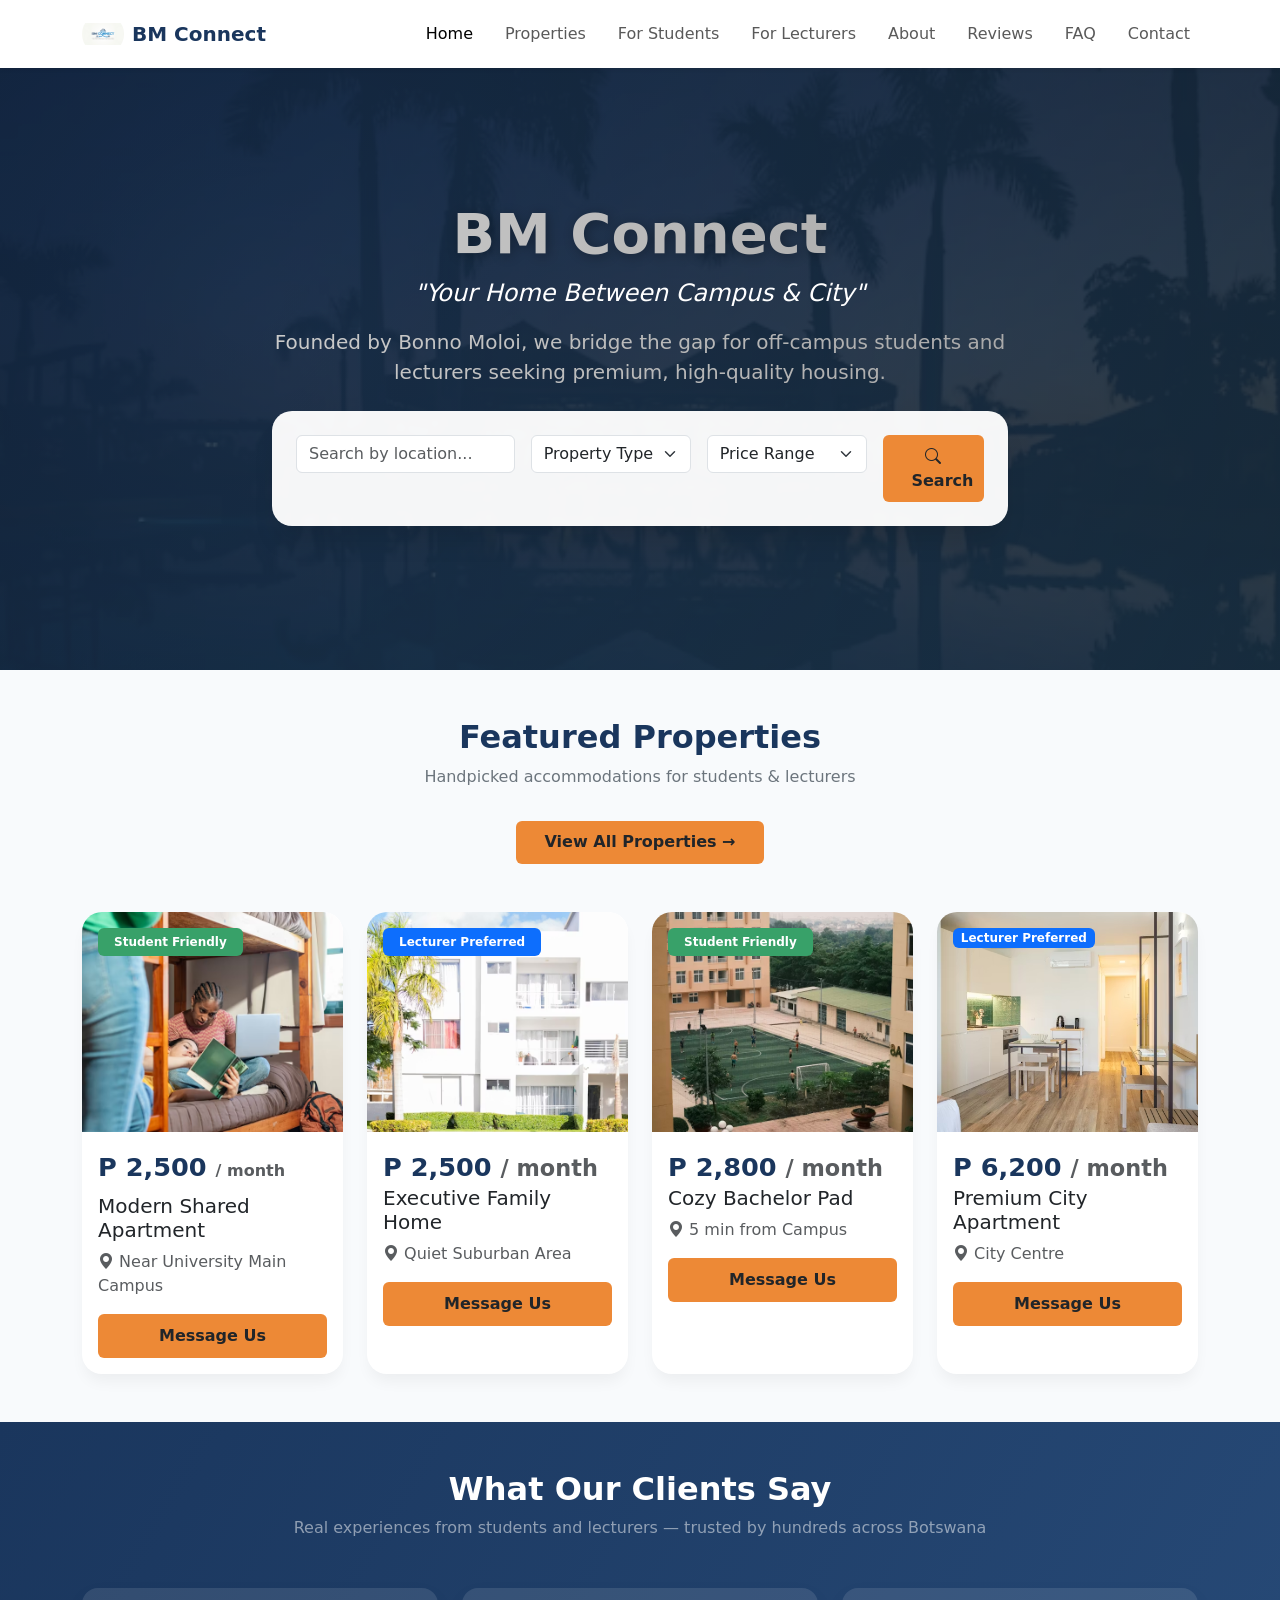
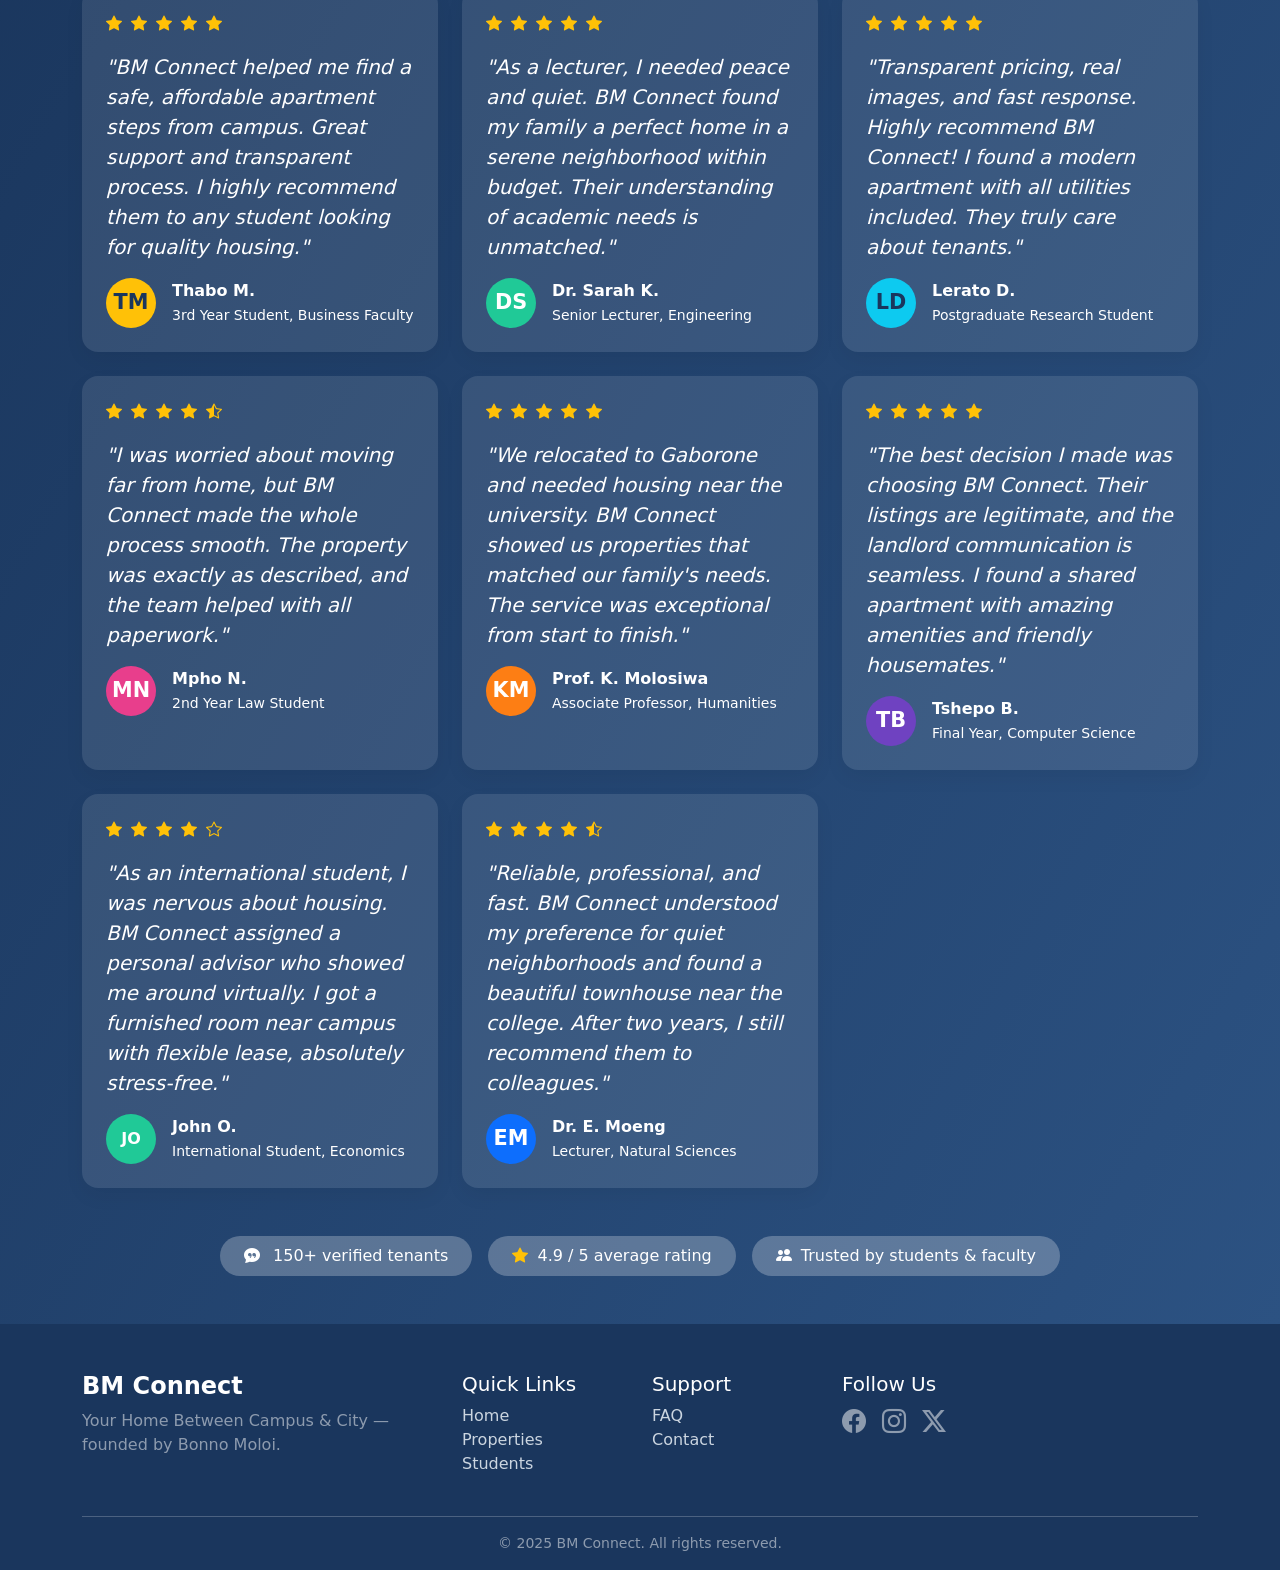
<file: index.html>
<!DOCTYPE html>
<html lang="en">
<head>
    <meta charset="UTF-8">
    <meta name="viewport" content="width=device-width, initial-scale=1.0">
    <title>BM Connect - Your Home Between Campus & City</title>
    <!-- Bootstrap 5 CSS + Icons -->
    <link href="https://cdn.jsdelivr.net/npm/bootstrap@5.3.0-alpha1/dist/css/bootstrap.min.css" rel="stylesheet">
    <link rel="stylesheet" href="https://cdn.jsdelivr.net/npm/bootstrap-icons@1.11.3/font/bootstrap-icons.min.css">
    <!-- Custom CSS -->
    <link rel="stylesheet" href="style.css">
</head>
<body>
 
    <!-- Navigation Bar -->
    <nav class="navbar navbar-expand-lg bg-white shadow-sm fixed-top py-2">
        <div class="container">
           <a class="navbar-brand fw-bold d-flex align-items-center" href="index.html">
    <img src="images/logo.png" alt="BM Connect Logo" class="navbar-logo me-2">
    <span style="color: #1a365d;">BM Connect</span>
</a>
            <button class="navbar-toggler" type="button" data-bs-toggle="collapse" data-bs-target="#bmNavbar">
                <span class="navbar-toggler-icon"></span>
            </button>
            <div class="collapse navbar-collapse" id="bmNavbar">
                <ul class="navbar-nav ms-auto mb-2 mb-lg-0 gap-lg-3">
                    <li class="nav-item"><a class="nav-link active" href="index.html">Home</a></li>
                    <li class="nav-item"><a class="nav-link" href="properties.html">Properties</a></li>
                    <li class="nav-item"><a class="nav-link" href="student.html">For Students</a></li>
                    <li class="nav-item"><a class="nav-link" href="lecturer.html">For Lecturers</a></li>
                    <li class="nav-item"><a class="nav-link" href="about.html">About</a></li>
                    <li class="nav-item"><a class="nav-link" href="#reviews">Reviews</a></li>
                    <li class="nav-item"><a class="nav-link" href="faq.html">FAQ</a></li>
                    <li class="nav-item"><a class="nav-link" href="contact.html">Contact</a></li>
                </ul>
            </div>
        </div>
    </nav>
 
    <!-- Hero Section -->
    <section class="hero-section">
        <div class="container py-5">
            <div class="row justify-content-center text-center">
                <div class="col-lg-8">
                    <h1 class="hero-title">BM Connect</h1>
                    <p class="hero-tagline">"Your Home Between Campus & City"</p>
                    <p class="lead mb-4 opacity-90">Founded by Bonno Moloi, we bridge the gap for off-campus students and lecturers seeking premium, high-quality housing.</p>
                    <div class="search-card p-4 mt-3">
                        <div class="row g-3">
                            <div class="col-md-4"><input type="text" id="searchLocation" class="form-control" placeholder="Search by location..."></div>
                            <div class="col-md-3"><select id="searchType" class="form-select"><option value="">Property Type</option><option value="apartment">Apartment</option><option value="shared">Shared</option></select></div>
                            <div class="col-md-3"><select id="searchPrice" class="form-select"><option value="">Price Range</option><option value="2000-3000">P2,000 - 3,000</option><option value="4000-7000">P4,000 - 7,000</option></select></div>
                            <div class="col-md-2"><button class="btn btn-bm w-100" onclick="handleSearch()"><i class="bi bi-search"></i> Search</button></div>
                        </div>
                    </div>
                </div>
            </div>
        </div>
    </section>
 
    <!-- Featured Properties Preview -->
    <section class="py-5">
        <div class="container">
            <div class="text-center mb-5">
                <h2 class="fw-bold" style="color: var(--primary-dark);">Featured Properties</h2>
                <p class="text-secondary">Handpicked accommodations for students & lecturers</p>
                <a href="properties.html" class="btn btn-bm mt-3">View All Properties →</a>
            </div>
            <div class="row g-4">
                <div class="col-md-6 col-lg-3">
                    <div class="property-card card h-100">
                        <div class="position-relative overflow-hidden"><img src="images/property-student-1.jpg" class="property-img card-img-top" alt="Student Apartment"><span class="badge position-absolute top-0 start-0 m-3 badge-student px-3 py-2">Student Friendly</span></div>
                        <div class="card-body"><div class="price-tag">P 2,500 <small class="text-muted fs-6">/ month</small></div><h5 class="card-title mt-2">Modern Shared Apartment</h5><p class="card-text text-muted"><i class="bi bi-geo-alt-fill"></i> Near University Main Campus</p><a href="contact.html" class="btn btn-bm w-100">Message Us</a></div>
                    </div>
                </div>
                <div class="col-md-6 col-lg-3">
                    <div class="property-card card h-100">
                        <div class="position-relative overflow-hidden"><img src="images/property-lecturer-1.jpg" class="property-img card-img-top" alt="Lecturer Home"><span class="badge position-absolute top-0 start-0 m-3 bg-primary px-3 py-2">Lecturer Preferred</span></div>
                        <div class="card-body"><div class="price-tag">P 2,500 <small class="text-muted">/ month</small></div><h5 class="card-title">Executive Family Home</h5><p class="card-text text-muted"><i class="bi bi-geo-alt-fill"></i> Quiet Suburban Area</p><a href="contact.html" class="btn btn-bm w-100">Message Us</a></div>
                    </div>
                </div>
                <div class="col-md-6 col-lg-3">
                    <div class="property-card card h-100">
                        <div class="position-relative overflow-hidden"><img src="images/property-student-2.jpg" class="property-img card-img-top" alt="Bachelor Pad"><span class="badge position-absolute top-0 start-0 m-3 badge-student px-3 py-2">Student Friendly</span></div>
                        <div class="card-body"><div class="price-tag">P 2,800 <small class="text-muted">/ month</small></div><h5 class="card-title">Cozy Bachelor Pad</h5><p class="card-text text-muted"><i class="bi bi-geo-alt-fill"></i> 5 min from Campus</p><a href="contact.html" class="btn btn-bm w-100">Message Us</a></div>
                    </div>
                </div>
                <div class="col-md-6 col-lg-3">
                    <div class="property-card card h-100">
                        <div class="position-relative overflow-hidden"><img src="images/property-lecturer-2.jpg" class="property-img card-img-top" alt="Premium Apartment"><span class="badge position-absolute top-0 start-0 m-3 bg-primary">Lecturer Preferred</span></div>
                        <div class="card-body"><div class="price-tag">P 6,200 <small class="text-muted">/ month</small></div><h5 class="card-title">Premium City Apartment</h5><p class="card-text text-muted"><i class="bi bi-geo-alt-fill"></i> City Centre</p><a href="contact.html" class="btn btn-bm w-100">Message Us</a></div>
                    </div>
                </div>
            </div>
        </div>
    </section>
 
    <!-- Reviews Section Preview -->
    <section id="reviews" class="py-5" style="background: linear-gradient(120deg, #1a365d, #2c5282); color: white;">
        <div class="container">
            <div class="text-center mb-5">
                <h2 class="fw-bold text-white">What Our Clients Say</h2>
                <p class="text-white-50">Real experiences from students and lecturers — trusted by hundreds across Botswana</p>
            </div>
            <div class="row g-4">
                <div class="col-md-4">
                    <div class="review-card-custom p-4 rounded-4 bg-white bg-opacity-10 h-100">
                        <div class="star-rating mb-3">
                            <i class="bi bi-star-fill text-warning"></i>
                            <i class="bi bi-star-fill text-warning"></i>
                            <i class="bi bi-star-fill text-warning"></i>
                            <i class="bi bi-star-fill text-warning"></i>
                            <i class="bi bi-star-fill text-warning"></i>
                        </div>
                        <p class="fs-5 fst-italic">"BM Connect helped me find a safe, affordable apartment steps from campus. Great support and transparent process. I highly recommend them to any student looking for quality housing."</p>
                        <div class="d-flex align-items-center mt-3">
                            <div class="rounded-circle me-3 d-flex align-items-center justify-content-center" style="width: 50px; height: 50px; background: #ffc107; color:#1a365d; font-weight: bold; font-size:1.3rem;">TM</div>
                            <div><strong>Thabo M.</strong><br><small>3rd Year Student, Business Faculty</small></div>
                        </div>
                    </div>
                </div>
                <div class="col-md-4">
                    <div class="review-card-custom p-4 rounded-4 bg-white bg-opacity-10 h-100">
                        <div class="star-rating mb-3">
                            <i class="bi bi-star-fill text-warning"></i>
                            <i class="bi bi-star-fill text-warning"></i>
                            <i class="bi bi-star-fill text-warning"></i>
                            <i class="bi bi-star-fill text-warning"></i>
                            <i class="bi bi-star-fill text-warning"></i>
                        </div>
                        <p class="fs-5 fst-italic">"As a lecturer, I needed peace and quiet. BM Connect found my family a perfect home in a serene neighborhood within budget. Their understanding of academic needs is unmatched."</p>
                        <div class="d-flex align-items-center mt-3">
                            <div class="rounded-circle me-3 d-flex align-items-center justify-content-center" style="width: 50px; height: 50px; background: #20c997; color:#fff; font-weight: bold; font-size:1.3rem;">DS</div>
                            <div><strong>Dr. Sarah K.</strong><br><small>Senior Lecturer, Engineering</small></div>
                        </div>
                    </div>
                </div>
                <div class="col-md-4">
                    <div class="review-card-custom p-4 rounded-4 bg-white bg-opacity-10 h-100">
                        <div class="star-rating mb-3">
                            <i class="bi bi-star-fill text-warning"></i>
                            <i class="bi bi-star-fill text-warning"></i>
                            <i class="bi bi-star-fill text-warning"></i>
                            <i class="bi bi-star-fill text-warning"></i>
                            <i class="bi bi-star-fill text-warning"></i>
                        </div>
                        <p class="fs-5 fst-italic">"Transparent pricing, real images, and fast response. Highly recommend BM Connect! I found a modern apartment with all utilities included. They truly care about tenants."</p>
                        <div class="d-flex align-items-center mt-3">
                            <div class="rounded-circle me-3 d-flex align-items-center justify-content-center" style="width: 50px; height: 50px; background: #0dcaf0; color:#1a365d; font-weight: bold; font-size:1.3rem;">LD</div>
                            <div><strong>Lerato D.</strong><br><small>Postgraduate Research Student</small></div>
                        </div>
                    </div>
                </div>
                <div class="col-md-4">
                    <div class="review-card-custom p-4 rounded-4 bg-white bg-opacity-10 h-100">
                        <div class="star-rating mb-3">
                            <i class="bi bi-star-fill text-warning"></i>
                            <i class="bi bi-star-fill text-warning"></i>
                            <i class="bi bi-star-fill text-warning"></i>
                            <i class="bi bi-star-fill text-warning"></i>
                            <i class="bi bi-star-half text-warning"></i>
                        </div>
                        <p class="fs-5 fst-italic">"I was worried about moving far from home, but BM Connect made the whole process smooth. The property was exactly as described, and the team helped with all paperwork."</p>
                        <div class="d-flex align-items-center mt-3">
                            <div class="rounded-circle me-3 d-flex align-items-center justify-content-center" style="width: 50px; height: 50px; background: #e83e8c; color:white; font-weight: bold; font-size:1.3rem;">MN</div>
                            <div><strong>Mpho N.</strong><br><small>2nd Year Law Student</small></div>
                        </div>
                    </div>
                </div>
                <div class="col-md-4">
                    <div class="review-card-custom p-4 rounded-4 bg-white bg-opacity-10 h-100">
                        <div class="star-rating mb-3">
                            <i class="bi bi-star-fill text-warning"></i>
                            <i class="bi bi-star-fill text-warning"></i>
                            <i class="bi bi-star-fill text-warning"></i>
                            <i class="bi bi-star-fill text-warning"></i>
                            <i class="bi bi-star-fill text-warning"></i>
                        </div>
                        <p class="fs-5 fst-italic">"We relocated to Gaborone and needed housing near the university. BM Connect showed us properties that matched our family's needs. The service was exceptional from start to finish."</p>
                        <div class="d-flex align-items-center mt-3">
                            <div class="rounded-circle me-3 d-flex align-items-center justify-content-center" style="width: 50px; height: 50px; background: #fd7e14; color:white; font-weight: bold; font-size:1.3rem;">KM</div>
                            <div><strong>Prof. K. Molosiwa</strong><br><small>Associate Professor, Humanities</small></div>
                        </div>
                    </div>
                </div>
                <div class="col-md-4">
                    <div class="review-card-custom p-4 rounded-4 bg-white bg-opacity-10 h-100">
                        <div class="star-rating mb-3">
                            <i class="bi bi-star-fill text-warning"></i>
                            <i class="bi bi-star-fill text-warning"></i>
                            <i class="bi bi-star-fill text-warning"></i>
                            <i class="bi bi-star-fill text-warning"></i>
                            <i class="bi bi-star-fill text-warning"></i>
                        </div>
                        <p class="fs-5 fst-italic">"The best decision I made was choosing BM Connect. Their listings are legitimate, and the landlord communication is seamless. I found a shared apartment with amazing amenities and friendly housemates."</p>
                        <div class="d-flex align-items-center mt-3">
                            <div class="rounded-circle me-3 d-flex align-items-center justify-content-center" style="width: 50px; height: 50px; background: #6f42c1; color:white; font-weight: bold; font-size:1.3rem;">TB</div>
                            <div><strong>Tshepo B.</strong><br><small>Final Year, Computer Science</small></div>
                        </div>
                    </div>
                </div>
                <div class="col-md-4">
                    <div class="review-card-custom p-4 rounded-4 bg-white bg-opacity-10 h-100">
                        <div class="star-rating mb-3">
                            <i class="bi bi-star-fill text-warning"></i>
                            <i class="bi bi-star-fill text-warning"></i>
                            <i class="bi bi-star-fill text-warning"></i>
                            <i class="bi bi-star-fill text-warning"></i>
                            <i class="bi bi-star text-warning"></i>
                        </div>
                        <p class="fs-5 fst-italic">"As an international student, I was nervous about housing. BM Connect assigned a personal advisor who showed me around virtually. I got a furnished room near campus with flexible lease, absolutely stress-free."</p>
                        <div class="d-flex align-items-center mt-3">
                            <div class="rounded-circle me-3 d-flex align-items-center justify-content-center" style="width: 50px; height: 50px; background: #20c997; color:#fff; font-weight: bold; font-size:1rem;">JO</div>
                            <div><strong>John O.</strong><br><small>International Student, Economics</small></div>
                        </div>
                    </div>
                </div>
                <div class="col-md-4">
                    <div class="review-card-custom p-4 rounded-4 bg-white bg-opacity-10 h-100">
                        <div class="star-rating mb-3">
                            <i class="bi bi-star-fill text-warning"></i>
                            <i class="bi bi-star-fill text-warning"></i>
                            <i class="bi bi-star-fill text-warning"></i>
                            <i class="bi bi-star-fill text-warning"></i>
                            <i class="bi bi-star-half text-warning"></i>
                        </div>
                        <p class="fs-5 fst-italic">"Reliable, professional, and fast. BM Connect understood my preference for quiet neighborhoods and found a beautiful townhouse near the college. After two years, I still recommend them to colleagues."</p>
                        <div class="d-flex align-items-center mt-3">
                            <div class="rounded-circle me-3 d-flex align-items-center justify-content-center" style="width: 50px; height: 50px; background: #0d6efd; color:white; font-weight: bold; font-size:1.3rem;">EM</div>
                            <div><strong>Dr. E. Moeng</strong><br><small>Lecturer, Natural Sciences</small></div>
                        </div>
                    </div>
                </div>
            </div>
            <div class="text-center mt-5">
                <div class="d-flex flex-wrap justify-content-center align-items-center gap-3">
                    <div class="bg-white bg-opacity-25 rounded-pill px-4 py-2"><i class="bi bi-chat-quote-fill me-2"></i> 150+ verified tenants</div>
                    <div class="bg-white bg-opacity-25 rounded-pill px-4 py-2"><i class="bi bi-star-fill text-warning me-1"></i> 4.9 / 5 average rating</div>
                    <div class="bg-white bg-opacity-25 rounded-pill px-4 py-2"><i class="bi bi-people-fill me-1"></i> Trusted by students & faculty</div>
                </div>
            </div>
        </div>
    </section>
 
    <!-- Footer -->
    <footer class="pt-5 pb-3">
        <div class="container">
            <div class="row gy-4">
                <div class="col-md-4"><h4 class="fw-bold text-white">BM Connect</h4><p class="text-white-50">Your Home Between Campus & City — founded by Bonno Moloi.</p></div>
                <div class="col-md-2"><h5 class="text-white">Quick Links</h5><ul class="list-unstyled"><li><a href="index.html" class="footer-link">Home</a></li><li><a href="properties.html" class="footer-link">Properties</a></li><li><a href="student.html" class="footer-link">Students</a></li></ul></div>
                <div class="col-md-2"><h5 class="text-white">Support</h5><ul class="list-unstyled"><li><a href="faq.html" class="footer-link">FAQ</a></li><li><a href="contact.html" class="footer-link">Contact</a></li></ul></div>
                <div class="col-md-4"><h5 class="text-white">Follow Us</h5><div class="d-flex gap-3 fs-4"><i class="bi bi-facebook text-white-50"></i><i class="bi bi-instagram text-white-50"></i><i class="bi bi-twitter-x text-white-50"></i></div></div>
            </div>
            <hr class="mt-4 opacity-25"><div class="text-center text-white-50 small">© 2025 BM Connect. All rights reserved.</div>
        </div>
    </footer>
 
    <script src="https://cdn.jsdelivr.net/npm/bootstrap@5.3.0-alpha1/dist/js/bootstrap.bundle.min.js"></script>
    <script>
        function handleSearch() {
            var location = document.getElementById('searchLocation').value.trim();
            var type     = document.getElementById('searchType').value;
            var price    = document.getElementById('searchPrice').value;
 
            if (!location && !type && !price) {
                alert('Please enter a location, property type, or price range.');
                return;
            }
 
            var params = new URLSearchParams();
            if (location) params.set('location', location);
            if (type)     params.set('type', type);
            if (price)    params.set('price', price);
 
            window.location.href = 'properties.html?' + params.toString();
        }
    </script>
 
</body>
</html>
</file>
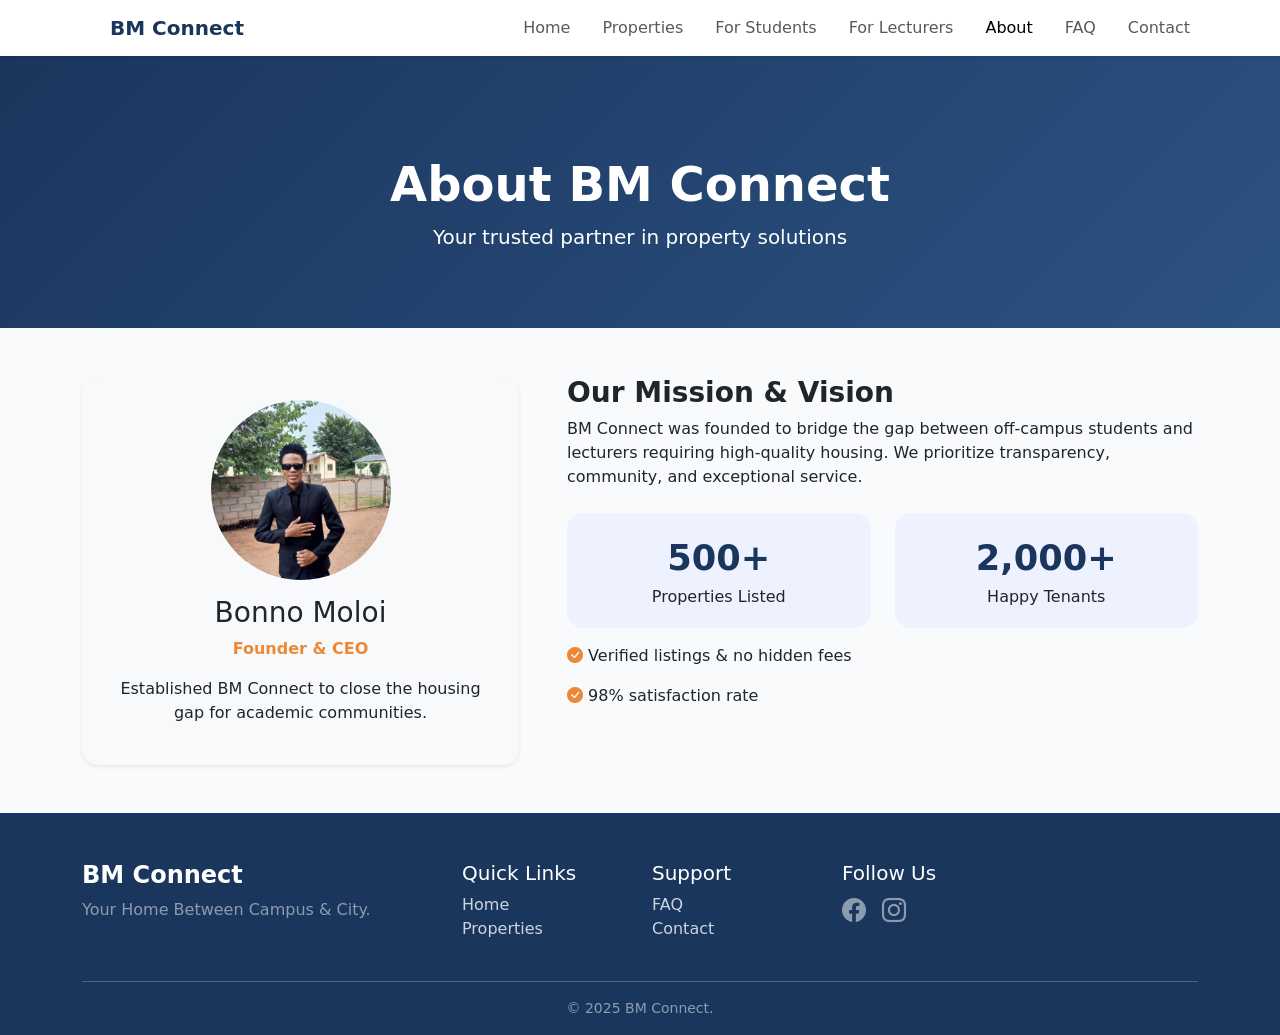
<file: about.html>
<!DOCTYPE html>
<html lang="en">
<head>
    <meta charset="UTF-8">
    <meta name="viewport" content="width=device-width, initial-scale=1.0">
    <title>About Us - BM Connect</title>
    <link href="https://cdn.jsdelivr.net/npm/bootstrap@5.3.0-alpha1/dist/css/bootstrap.min.css" rel="stylesheet">
    <link rel="stylesheet" href="https://cdn.jsdelivr.net/npm/bootstrap-icons@1.11.3/font/bootstrap-icons.min.css">
    <link rel="stylesheet" href="style.css">
</head>
<body>

    <nav class="navbar navbar-expand-lg bg-white shadow-sm fixed-top py-2">
        <div class="container">
            <a class="navbar-brand fw-bold d-flex align-items-center" href="index.html">
                <div class="logo-icon me-2"><i class="bi bi-building-fill text-white"></i></div>
                <span style="color: #1a365d;">BM Connect</span>
            </a>
            <button class="navbar-toggler" type="button" data-bs-toggle="collapse" data-bs-target="#bmNavbar">
                <span class="navbar-toggler-icon"></span>
            </button>
            <div class="collapse navbar-collapse" id="bmNavbar">
                <ul class="navbar-nav ms-auto mb-2 mb-lg-0 gap-lg-3">
                    <li class="nav-item"><a class="nav-link" href="index.html">Home</a></li>
                    <li class="nav-item"><a class="nav-link" href="properties.html">Properties</a></li>
                    <li class="nav-item"><a class="nav-link" href="student.html">For Students</a></li>
                    <li class="nav-item"><a class="nav-link" href="lecturer.html">For Lecturers</a></li>
                    <li class="nav-item"><a class="nav-link active" href="about.html">About</a></li>
                    <li class="nav-item"><a class="nav-link" href="faq.html">FAQ</a></li>
                    <li class="nav-item"><a class="nav-link" href="contact.html">Contact</a></li>
                </ul>
            </div>
        </div>
    </nav>

    <div class="page-header">
        <div class="container"><h1>About BM Connect</h1><p class="lead">Your trusted partner in property solutions</p></div>
    </div>

    <section class="py-5">
        <div class="container">
            <div class="row g-5 align-items-start">
                <div class="col-md-5 text-center">
                    <div class="bg-light p-4 rounded-4 shadow-sm">
                        <img src="images/founder-bonno.jpg" class="rounded-circle img-fluid mb-3" style="width: 180px; height:180px; object-fit:cover;" alt="Bonno Moloi">
                        <h3>Bonno Moloi</h3>
                        <p class="text-accent fw-bold" style="color: var(--accent-orange);">Founder & CEO</p>
                        <p>Established BM Connect to close the housing gap for academic communities.</p>
                    </div>
                </div>
                <div class="col-md-7">
                    <h3 class="fw-semibold">Our Mission & Vision</h3>
                    <p>BM Connect was founded to bridge the gap between off-campus students and lecturers requiring high-quality housing. We prioritize transparency, community, and exceptional service.</p>
                    <div class="row mt-4">
                        <div class="col-6"><div class="stat-circle"><span class="stat-number">500+</span><br>Properties Listed</div></div>
                        <div class="col-6"><div class="stat-circle"><span class="stat-number">2,000+</span><br>Happy Tenants</div></div>
                    </div>
                    <div class="mt-3"><i class="bi bi-check-circle-fill" style="color: var(--accent-orange);"></i> Verified listings & no hidden fees</div>
                    <div class="mt-3"><i class="bi bi-check-circle-fill" style="color: var(--accent-orange);"></i> 98% satisfaction rate</div>
                </div>
            </div>
        </div>
    </section>

    <footer class="pt-5 pb-3">
        <div class="container">
            <div class="row gy-4">
                <div class="col-md-4"><h4 class="fw-bold text-white">BM Connect</h4><p class="text-white-50">Your Home Between Campus & City.</p></div>
                <div class="col-md-2"><h5 class="text-white">Quick Links</h5><ul class="list-unstyled"><li><a href="index.html" class="footer-link">Home</a></li><li><a href="properties.html" class="footer-link">Properties</a></li></ul></div>
                <div class="col-md-2"><h5 class="text-white">Support</h5><ul class="list-unstyled"><li><a href="faq.html" class="footer-link">FAQ</a></li><li><a href="contact.html" class="footer-link">Contact</a></li></ul></div>
                <div class="col-md-4"><h5 class="text-white">Follow Us</h5><div class="d-flex gap-3 fs-4"><i class="bi bi-facebook text-white-50"></i><i class="bi bi-instagram text-white-50"></i></div></div>
            </div>
            <hr class="mt-4 opacity-25"><div class="text-center text-white-50 small">© 2025 BM Connect.</div>
        </div>
    </footer>

    <script src="https://cdn.jsdelivr.net/npm/bootstrap@5.3.0-alpha1/dist/js/bootstrap.bundle.min.js"></script>
</body>
</html>
</file>
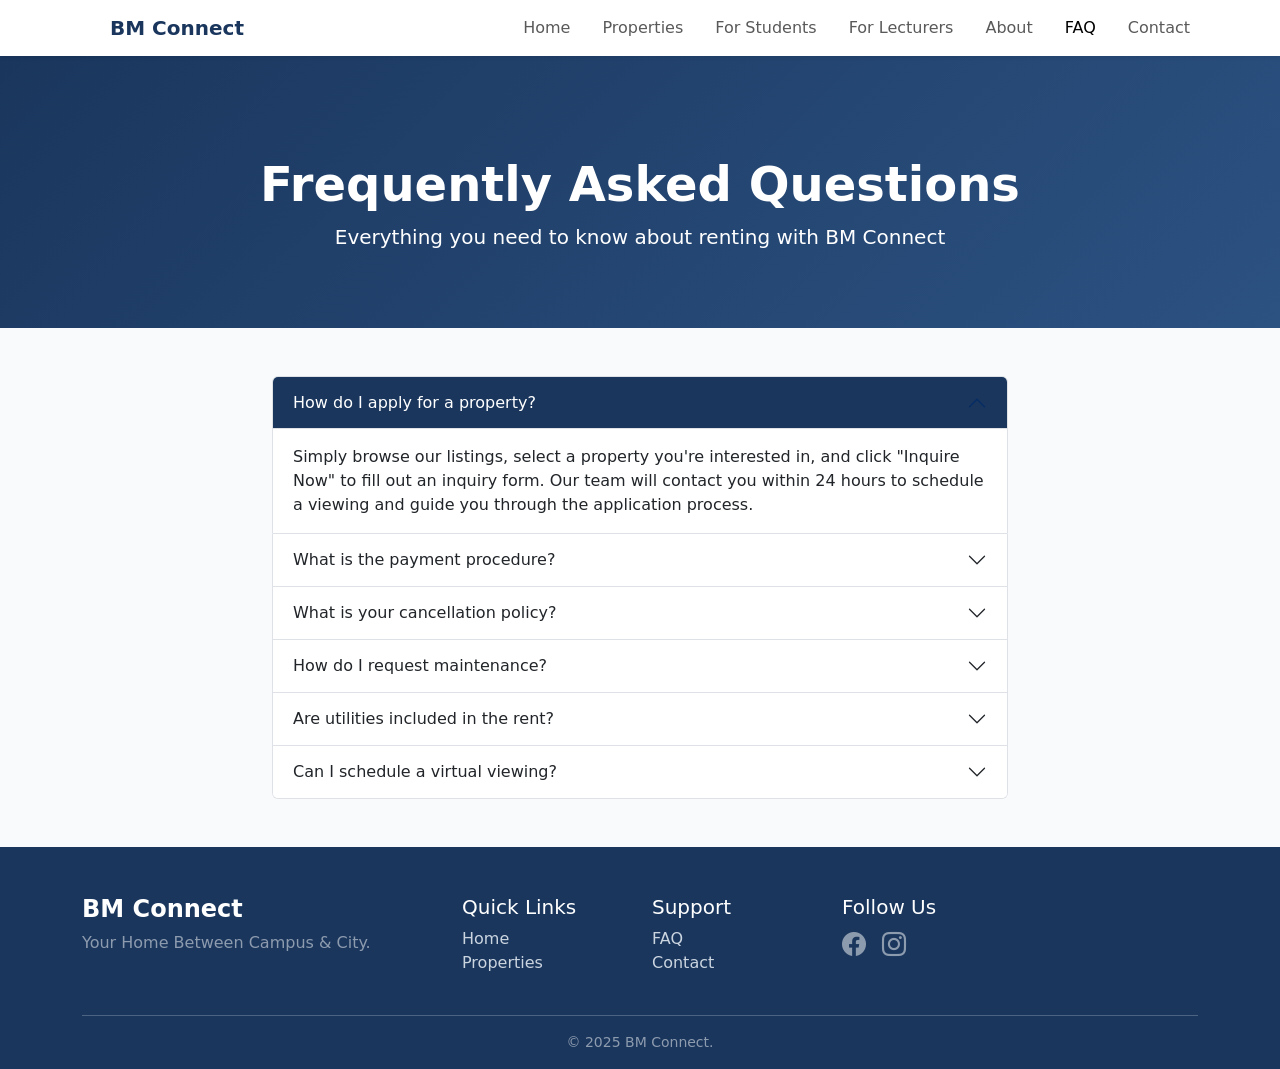
<file: faq.html>
<!DOCTYPE html>
<html lang="en">
<head>
    <meta charset="UTF-8">
    <meta name="viewport" content="width=device-width, initial-scale=1.0">
    <title>FAQ - BM Connect</title>
    <link href="https://cdn.jsdelivr.net/npm/bootstrap@5.3.0-alpha1/dist/css/bootstrap.min.css" rel="stylesheet">
    <link rel="stylesheet" href="https://cdn.jsdelivr.net/npm/bootstrap-icons@1.11.3/font/bootstrap-icons.min.css">
    <link rel="stylesheet" href="style.css">
</head>
<body>

    <nav class="navbar navbar-expand-lg bg-white shadow-sm fixed-top py-2">
        <div class="container">
            <a class="navbar-brand fw-bold d-flex align-items-center" href="index.html">
                <div class="logo-icon me-2"><i class="bi bi-building-fill text-white"></i></div>
                <span style="color: #1a365d;">BM Connect</span>
            </a>
            <button class="navbar-toggler" type="button" data-bs-toggle="collapse" data-bs-target="#bmNavbar">
                <span class="navbar-toggler-icon"></span>
            </button>
            <div class="collapse navbar-collapse" id="bmNavbar">
                <ul class="navbar-nav ms-auto mb-2 mb-lg-0 gap-lg-3">
                    <li class="nav-item"><a class="nav-link" href="index.html">Home</a></li>
                    <li class="nav-item"><a class="nav-link" href="properties.html">Properties</a></li>
                    <li class="nav-item"><a class="nav-link" href="student.html">For Students</a></li>
                    <li class="nav-item"><a class="nav-link" href="lecturer.html">For Lecturers</a></li>
                    <li class="nav-item"><a class="nav-link" href="about.html">About</a></li>
                    <li class="nav-item"><a class="nav-link active" href="faq.html">FAQ</a></li>
                    <li class="nav-item"><a class="nav-link" href="contact.html">Contact</a></li>
                </ul>
            </div>
        </div>
    </nav>

    <div class="page-header">
        <div class="container"><h1>Frequently Asked Questions</h1><p class="lead">Everything you need to know about renting with BM Connect</p></div>
    </div>

    <section class="py-5">
        <div class="container">
            <div class="row justify-content-center">
                <div class="col-lg-8">
                    <div class="accordion faq-accordion" id="faqAccordion">
                        <div class="accordion-item"><h2 class="accordion-header"><button class="accordion-button" type="button" data-bs-toggle="collapse" data-bs-target="#faq1">How do I apply for a property?</button></h2><div id="faq1" class="accordion-collapse collapse show" data-bs-parent="#faqAccordion"><div class="accordion-body">Simply browse our listings, select a property you're interested in, and click "Inquire Now" to fill out an inquiry form. Our team will contact you within 24 hours to schedule a viewing and guide you through the application process.</div></div></div>
                        <div class="accordion-item"><h2 class="accordion-header"><button class="accordion-button collapsed" type="button" data-bs-toggle="collapse" data-bs-target="#faq2">What is the payment procedure?</button></h2><div id="faq2" class="accordion-collapse collapse"><div class="accordion-body">We require a deposit (usually one month's rent) along with the first month's rent before move-in. Payments can be made via bank transfer or secure online payment. All transactions are documented with official receipts.</div></div></div>
                        <div class="accordion-item"><h2 class="accordion-header"><button class="accordion-button collapsed" type="button" data-bs-toggle="collapse" data-bs-target="#faq3">What is your cancellation policy?</button></h2><div id="faq3" class="accordion-collapse collapse"><div class="accordion-body">If you need to cancel your application before signing the lease, your deposit is fully refundable within 14 days. After lease signing, standard notice periods apply as per your rental agreement.</div></div></div>
                        <div class="accordion-item"><h2 class="accordion-header"><button class="accordion-button collapsed" type="button" data-bs-toggle="collapse" data-bs-target="#faq4">How do I request maintenance?</button></h2><div id="faq4" class="accordion-collapse collapse"><div class="accordion-body">Tenants can request maintenance through our online portal, by email at maintenance@bmconnect.co.za, or by calling our office. We aim to respond to all maintenance requests within 48 hours.</div></div></div>
                        <div class="accordion-item"><h2 class="accordion-header"><button class="accordion-button collapsed" type="button" data-bs-toggle="collapse" data-bs-target="#faq5">Are utilities included in the rent?</button></h2><div id="faq5" class="accordion-collapse collapse"><div class="accordion-body">This varies by property. Some listings include water and electricity, while others require tenants to manage their own utilities. Each property listing clearly states what is included in the monthly rent.</div></div></div>
                        <div class="accordion-item"><h2 class="accordion-header"><button class="accordion-button collapsed" type="button" data-bs-toggle="collapse" data-bs-target="#faq6">Can I schedule a virtual viewing?</button></h2><div id="faq6" class="accordion-collapse collapse"><div class="accordion-body">Yes! We offer virtual tours for most of our properties. Contact us to arrange a video call walkthrough with one of our agents, especially useful for international students or those relocating.</div></div></div>
                    </div>
                </div>
            </div>
        </div>
    </section>

    <footer class="pt-5 pb-3">
        <div class="container">
            <div class="row gy-4">
                <div class="col-md-4"><h4 class="fw-bold text-white">BM Connect</h4><p class="text-white-50">Your Home Between Campus & City.</p></div>
                <div class="col-md-2"><h5 class="text-white">Quick Links</h5><ul class="list-unstyled"><li><a href="index.html" class="footer-link">Home</a></li><li><a href="properties.html" class="footer-link">Properties</a></li></ul></div>
                <div class="col-md-2"><h5 class="text-white">Support</h5><ul class="list-unstyled"><li><a href="faq.html" class="footer-link">FAQ</a></li><li><a href="contact.html" class="footer-link">Contact</a></li></ul></div>
                <div class="col-md-4"><h5 class="text-white">Follow Us</h5><div class="d-flex gap-3 fs-4"><i class="bi bi-facebook text-white-50"></i><i class="bi bi-instagram text-white-50"></i></div></div>
            </div>
            <hr class="mt-4 opacity-25"><div class="text-center text-white-50 small">© 2025 BM Connect.</div>
        </div>
    </footer>

    <script src="https://cdn.jsdelivr.net/npm/bootstrap@5.3.0-alpha1/dist/js/bootstrap.bundle.min.js"></script>
</body>
</html>
</file>
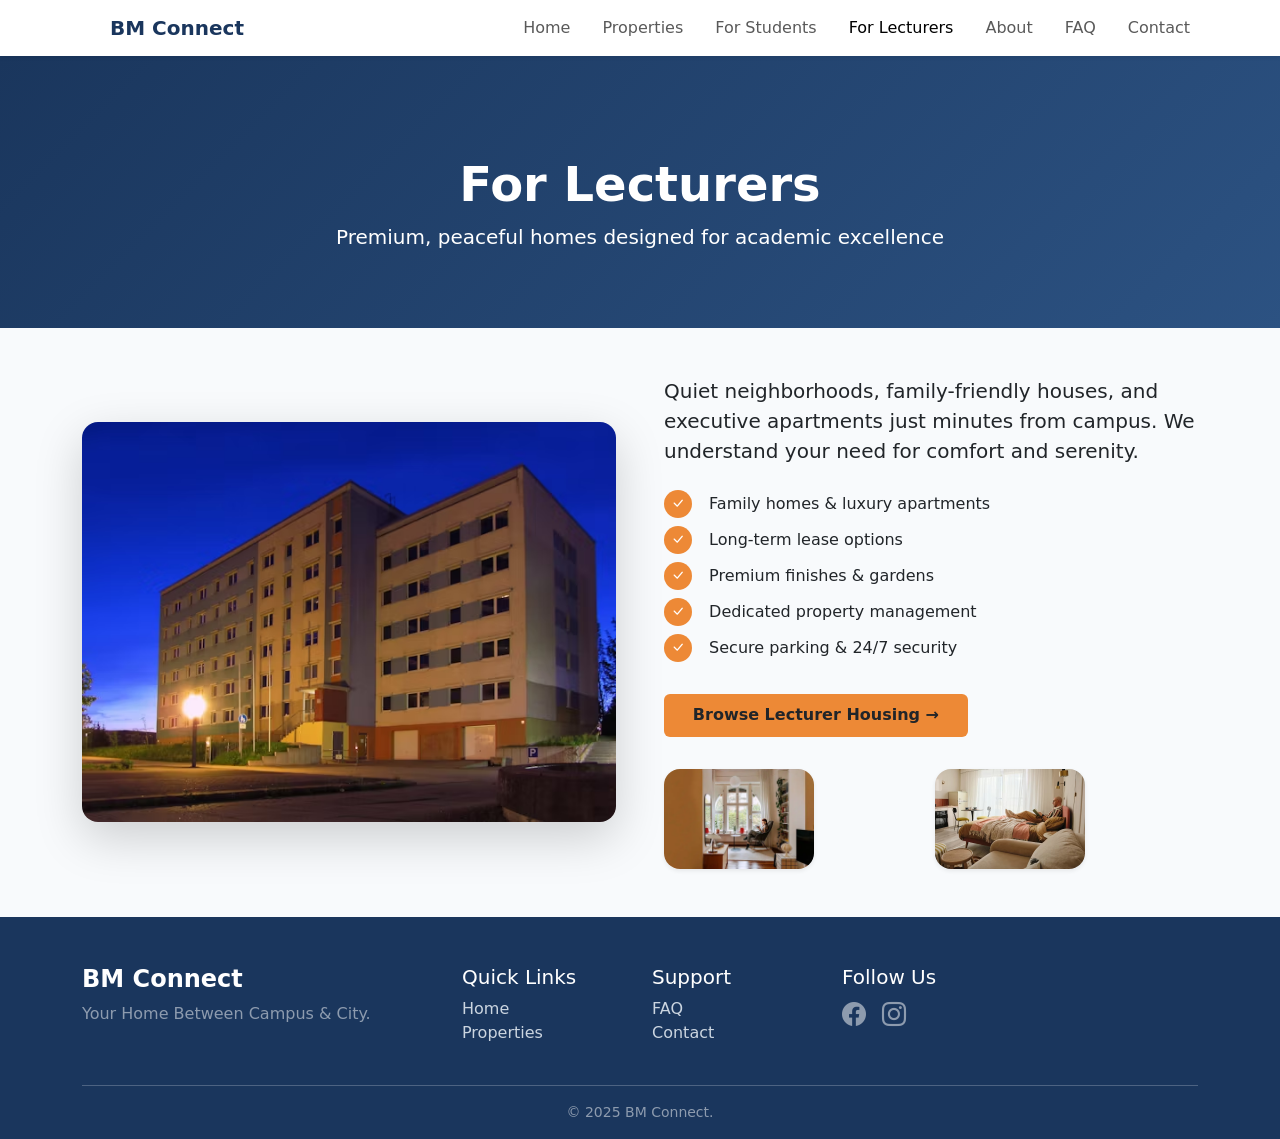
<file: lecturer.html>
<!DOCTYPE html>
<html lang="en">
<head>
    <meta charset="UTF-8">
    <meta name="viewport" content="width=device-width, initial-scale=1.0">
    <title>For Lecturers - BM Connect</title>
    <link href="https://cdn.jsdelivr.net/npm/bootstrap@5.3.0-alpha1/dist/css/bootstrap.min.css" rel="stylesheet">
    <link rel="stylesheet" href="https://cdn.jsdelivr.net/npm/bootstrap-icons@1.11.3/font/bootstrap-icons.min.css">
    <link rel="stylesheet" href="style.css">
</head>
<body>

    <nav class="navbar navbar-expand-lg bg-white shadow-sm fixed-top py-2">
        <div class="container">
            <a class="navbar-brand fw-bold d-flex align-items-center" href="index.html">
                <div class="logo-icon me-2"><i class="bi bi-building-fill text-white"></i></div>
                <span style="color: #1a365d;">BM Connect</span>
            </a>
            <button class="navbar-toggler" type="button" data-bs-toggle="collapse" data-bs-target="#bmNavbar">
                <span class="navbar-toggler-icon"></span>
            </button>
            <div class="collapse navbar-collapse" id="bmNavbar">
                <ul class="navbar-nav ms-auto mb-2 mb-lg-0 gap-lg-3">
                    <li class="nav-item"><a class="nav-link" href="index.html">Home</a></li>
                    <li class="nav-item"><a class="nav-link" href="properties.html">Properties</a></li>
                    <li class="nav-item"><a class="nav-link" href="student.html">For Students</a></li>
                    <li class="nav-item"><a class="nav-link active" href="lecturer.html">For Lecturers</a></li>
                    <li class="nav-item"><a class="nav-link" href="about.html">About</a></li>
                    <li class="nav-item"><a class="nav-link" href="faq.html">FAQ</a></li>
                    <li class="nav-item"><a class="nav-link" href="contact.html">Contact</a></li>
                </ul>
            </div>
        </div>
    </nav>

    <div class="page-header">
        <div class="container"><h1>For Lecturers</h1><p class="lead">Premium, peaceful homes designed for academic excellence</p></div>
    </div>

    <section class="py-5">
        <div class="container">
            <div class="row align-items-center g-5">
                <div class="col-lg-6 order-lg-2">
                    <p class="lead">Quiet neighborhoods, family-friendly houses, and executive apartments just minutes from campus. We understand your need for comfort and serenity.</p>
                    <ul class="list-unstyled mt-4">
                        <li class="mb-2"><span class="feature-icon"><i class="bi bi-check-lg"></i></span> Family homes & luxury apartments</li>
                        <li class="mb-2"><span class="feature-icon"><i class="bi bi-check-lg"></i></span> Long-term lease options</li>
                        <li class="mb-2"><span class="feature-icon"><i class="bi bi-check-lg"></i></span> Premium finishes & gardens</li>
                        <li class="mb-2"><span class="feature-icon"><i class="bi bi-check-lg"></i></span> Dedicated property management</li>
                        <li class="mb-2"><span class="feature-icon"><i class="bi bi-check-lg"></i></span> Secure parking & 24/7 security</li>
                    </ul>
                    <a href="properties.html" class="btn btn-bm mt-3">Browse Lecturer Housing →</a>
                    <div class="row g-2 mt-4 mini-gallery">
                        <div class="col-6"><img src="images/lecturer-gallery-1.jpg" class="img-fluid rounded-4 shadow-sm" alt="Executive Villa"></div>
                        <div class="col-6"><img src="images/lecturer-gallery-2.jpg" class="img-fluid rounded-4 shadow-sm" alt="Quiet academic cottage"></div>
                    </div>
                </div>
                <div class="col-lg-6 order-lg-1">
                    <img src="images/lecturers-main.jpg" class="img-fluid rounded-4 shadow-lg" alt="Professional luxury home for faculty">
                </div>
            </div>
        </div>
    </section>

    <footer class="pt-5 pb-3">
        <div class="container">
            <div class="row gy-4">
                <div class="col-md-4"><h4 class="fw-bold text-white">BM Connect</h4><p class="text-white-50">Your Home Between Campus & City.</p></div>
                <div class="col-md-2"><h5 class="text-white">Quick Links</h5><ul class="list-unstyled"><li><a href="index.html" class="footer-link">Home</a></li><li><a href="properties.html" class="footer-link">Properties</a></li></ul></div>
                <div class="col-md-2"><h5 class="text-white">Support</h5><ul class="list-unstyled"><li><a href="faq.html" class="footer-link">FAQ</a></li><li><a href="contact.html" class="footer-link">Contact</a></li></ul></div>
                <div class="col-md-4"><h5 class="text-white">Follow Us</h5><div class="d-flex gap-3 fs-4"><i class="bi bi-facebook text-white-50"></i><i class="bi bi-instagram text-white-50"></i></div></div>
            </div>
            <hr class="mt-4 opacity-25"><div class="text-center text-white-50 small">© 2025 BM Connect.</div>
        </div>
    </footer>

    <script src="https://cdn.jsdelivr.net/npm/bootstrap@5.3.0-alpha1/dist/js/bootstrap.bundle.min.js"></script>
</body>
</html>
</file>
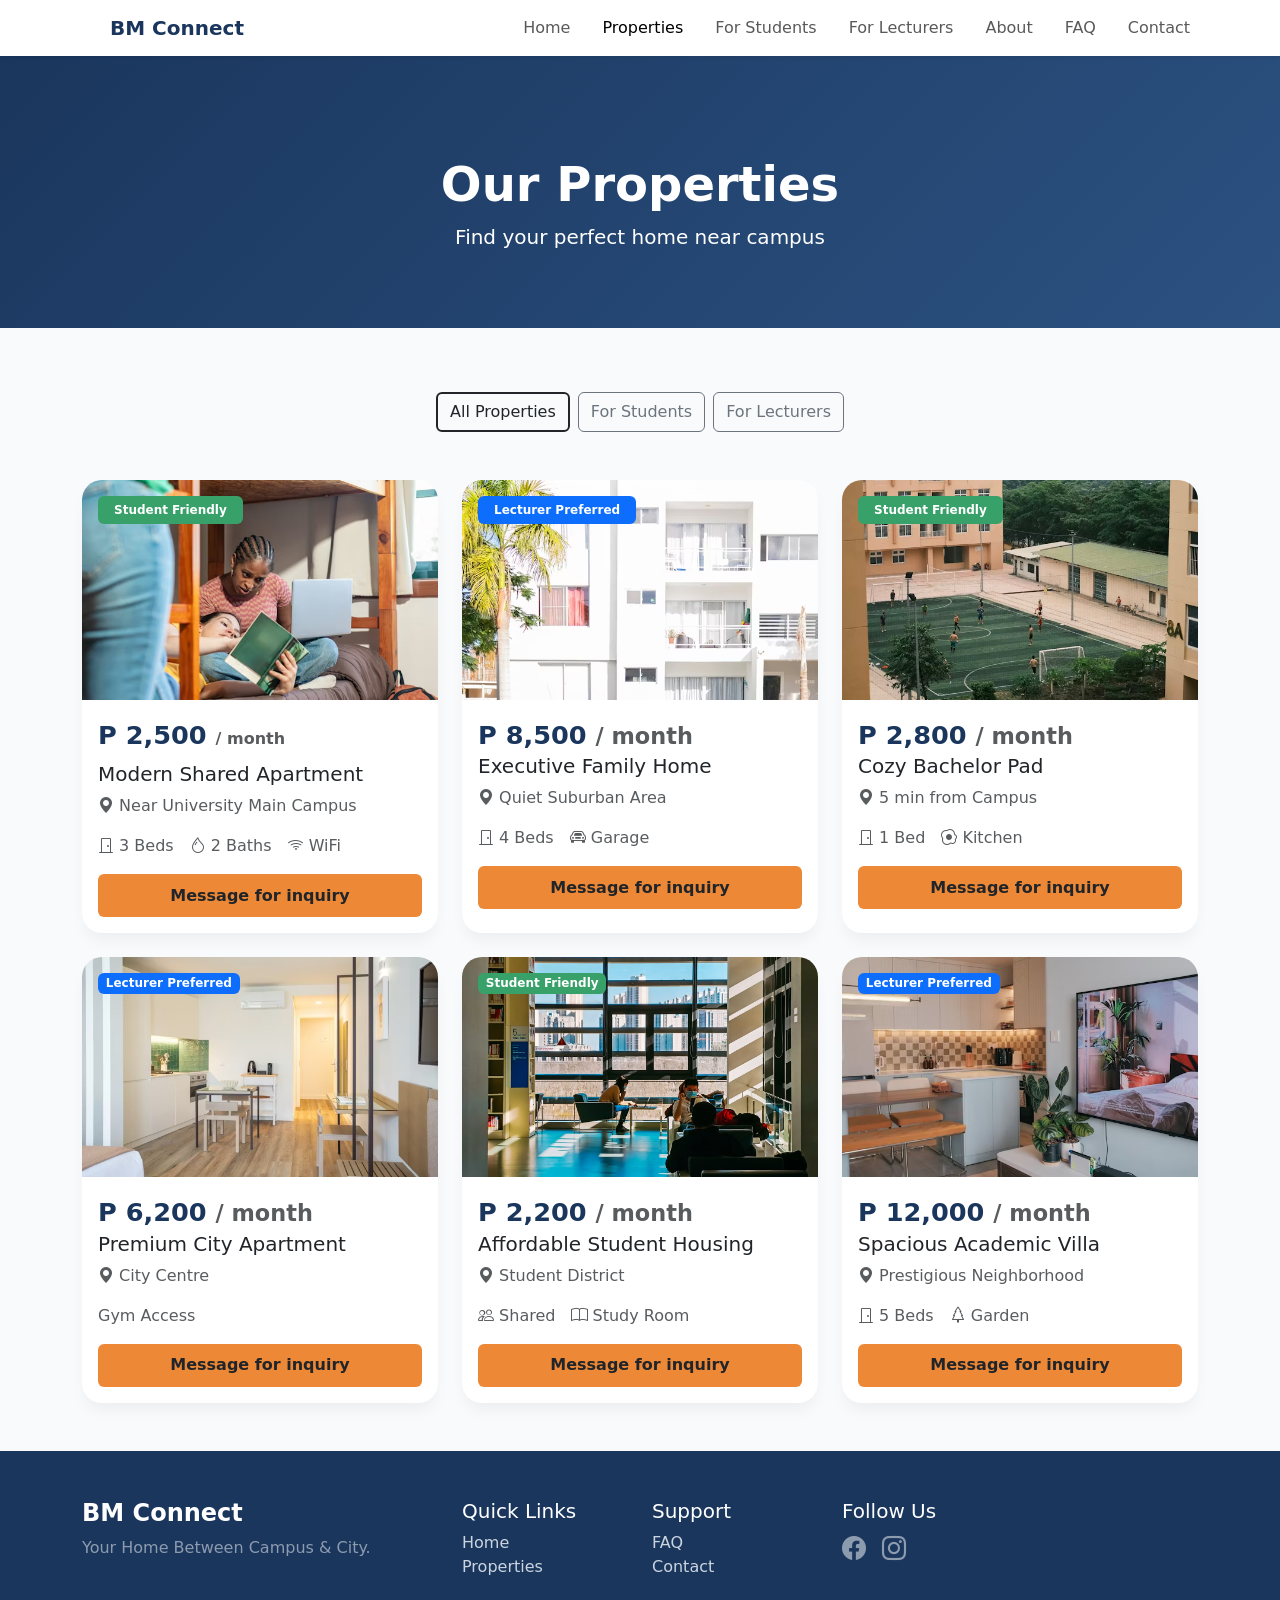
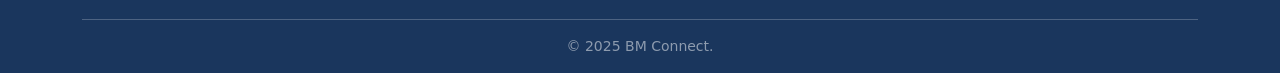
<file: properties.html>
<!DOCTYPE html>
<html lang="en">
<head>
    <meta charset="UTF-8">
    <meta name="viewport" content="width=device-width, initial-scale=1.0">
    <title>Properties - BM Connect</title>
    <link href="https://cdn.jsdelivr.net/npm/bootstrap@5.3.0-alpha1/dist/css/bootstrap.min.css" rel="stylesheet">
    <link rel="stylesheet" href="https://cdn.jsdelivr.net/npm/bootstrap-icons@1.11.3/font/bootstrap-icons.min.css">
    <link rel="stylesheet" href="style.css">
</head>
<body>

    <nav class="navbar navbar-expand-lg bg-white shadow-sm fixed-top py-2">
        <div class="container">
            <a class="navbar-brand fw-bold d-flex align-items-center" href="index.html">
                <div class="logo-icon me-2"><i class="bi bi-building-fill text-white"></i></div>
                <span style="color: #1a365d;">BM Connect</span>
            </a>
            <button class="navbar-toggler" type="button" data-bs-toggle="collapse" data-bs-target="#bmNavbar">
                <span class="navbar-toggler-icon"></span>
            </button>
            <div class="collapse navbar-collapse" id="bmNavbar">
                <ul class="navbar-nav ms-auto mb-2 mb-lg-0 gap-lg-3">
                    <li class="nav-item"><a class="nav-link" href="index.html">Home</a></li>
                    <li class="nav-item"><a class="nav-link active" href="properties.html">Properties</a></li>
                    <li class="nav-item"><a class="nav-link" href="student.html">For Students</a></li>
                    <li class="nav-item"><a class="nav-link" href="lecturer.html">For Lecturers</a></li>
                    <li class="nav-item"><a class="nav-link" href="about.html">About</a></li>
                    <li class="nav-item"><a class="nav-link" href="faq.html">FAQ</a></li>
                    <li class="nav-item"><a class="nav-link" href="contact.html">Contact</a></li>
                </ul>
            </div>
        </div>
    </nav>

    <div class="page-header">
        <div class="container"><h1>Our Properties</h1><p class="lead">Find your perfect home near campus</p></div>
    </div>

    <section class="py-5">
        <div class="container">
            <div class="text-center mb-5">
                <div class="d-flex gap-2 justify-content-center flex-wrap mt-3">
                    <button class="btn btn-outline-bm filter-btn active" data-filter="all">All Properties</button>
                    <button class="btn btn-outline-secondary filter-btn" data-filter="student">For Students</button>
                    <button class="btn btn-outline-secondary filter-btn" data-filter="lecturer">For Lecturers</button>
                </div>
            </div>
            <div class="row g-4" id="propertiesContainer">
                <div class="col-md-6 col-lg-4 property-item" data-type="student" data-location="university main campus" data-price="2500">
                    <div class="property-card card h-100">
                        <div class="position-relative overflow-hidden"><img src="images/property-student-1.jpg" class="property-img card-img-top" alt="Student Apartment"><span class="badge position-absolute top-0 start-0 m-3 badge-student px-3 py-2">Student Friendly</span></div>
                        <div class="card-body"><div class="price-tag">P 2,500 <small class="text-muted fs-6">/ month</small></div><h5 class="card-title mt-2">Modern Shared Apartment</h5><p class="card-text text-muted"><i class="bi bi-geo-alt-fill"></i> Near University Main Campus</p><div class="d-flex gap-3 text-muted mb-3"><span><i class="bi bi-door-closed"></i> 3 Beds</span><span><i class="bi bi-droplet"></i> 2 Baths</span><span><i class="bi bi-wifi"></i> WiFi</span></div><a href="contact.html" class="btn btn-bm w-100">Message for inquiry</a></div>
                    </div>
                </div>
                <div class="col-md-6 col-lg-4 property-item" data-type="lecturer" data-location="quiet suburban area" data-price="8500">
                    <div class="property-card card h-100"><div class="position-relative overflow-hidden"><img src="images/property-lecturer-1.jpg" class="property-img card-img-top"><span class="badge position-absolute top-0 start-0 m-3 bg-primary px-3 py-2">Lecturer Preferred</span></div><div class="card-body"><div class="price-tag">P 8,500 <small class="text-muted">/ month</small></div><h5 class="card-title">Executive Family Home</h5><p class="card-text text-muted"><i class="bi bi-geo-alt-fill"></i> Quiet Suburban Area</p><div class="d-flex gap-3 text-muted mb-3"><span><i class="bi bi-door-closed"></i> 4 Beds</span><span><i class="bi bi-car-front"></i> Garage</span></div><a href="contact.html" class="btn btn-bm w-100">Message for inquiry</a></div></div>
                </div>
                <div class="col-md-6 col-lg-4 property-item" data-type="student" data-location="near campus" data-price="2800">
                    <div class="property-card card h-100"><div class="position-relative overflow-hidden"><img src="images/property-student-2.jpg" class="property-img card-img-top"><span class="badge position-absolute top-0 start-0 m-3 badge-student px-3 py-2">Student Friendly</span></div><div class="card-body"><div class="price-tag">P 2,800 <small class="text-muted">/ month</small></div><h5 class="card-title">Cozy Bachelor Pad</h5><p class="card-text text-muted"><i class="bi bi-geo-alt-fill"></i> 5 min from Campus</p><div class="d-flex gap-3 text-muted mb-3"><span><i class="bi bi-door-closed"></i> 1 Bed</span><span><i class="bi bi-egg-fried"></i> Kitchen</span></div><a href="contact.html" class="btn btn-bm w-100">Message for inquiry</a></div></div>
                </div>
                <div class="col-md-6 col-lg-4 property-item" data-type="lecturer" data-location="city centre" data-price="6200">
                    <div class="property-card card h-100"><div class="position-relative overflow-hidden"><img src="images/property-lecturer-2.jpg" class="property-img card-img-top"><span class="badge position-absolute top-0 start-0 m-3 bg-primary">Lecturer Preferred</span></div><div class="card-body"><div class="price-tag">P 6,200 <small class="text-muted">/ month</small></div><h5 class="card-title">Premium City Apartment</h5><p class="card-text text-muted"><i class="bi bi-geo-alt-fill"></i> City Centre</p><div class="d-flex gap-3 text-muted mb-3"><span><i class="bi bi-dumbbell"></i> Gym Access</span></div><a href="contact.html" class="btn btn-bm w-100">Message for inquiry</a></div></div>
                </div>
                <div class="col-md-6 col-lg-4 property-item" data-type="student" data-location="student district" data-price="2200">
                    <div class="property-card card h-100"><div class="position-relative overflow-hidden"><img src="images/property-student-3.jpg" class="property-img card-img-top"><span class="badge position-absolute top-0 start-0 m-3 badge-student">Student Friendly</span></div><div class="card-body"><div class="price-tag">P 2,200 <small class="text-muted">/ month</small></div><h5 class="card-title">Affordable Student Housing</h5><p class="card-text text-muted"><i class="bi bi-geo-alt-fill"></i> Student District</p><div class="d-flex gap-3 text-muted mb-3"><span><i class="bi bi-people"></i> Shared</span><span><i class="bi bi-book"></i> Study Room</span></div><a href="contact.html" class="btn btn-bm w-100">Message for inquiry</a></div></div>
                </div>
                <div class="col-md-6 col-lg-4 property-item" data-type="lecturer" data-location="prestigious neighborhood" data-price="12000">
                    <div class="property-card card h-100"><div class="position-relative overflow-hidden"><img src="images/property-lecturer-3.jpg" class="property-img card-img-top"><span class="badge position-absolute top-0 start-0 m-3 bg-primary">Lecturer Preferred</span></div><div class="card-body"><div class="price-tag">P 12,000 <small class="text-muted">/ month</small></div><h5 class="card-title">Spacious Academic Villa</h5><p class="card-text text-muted"><i class="bi bi-geo-alt-fill"></i> Prestigious Neighborhood</p><div class="d-flex gap-3 text-muted mb-3"><span><i class="bi bi-door-closed"></i> 5 Beds</span><span><i class="bi bi-tree"></i> Garden</span></div><a href="contact.html" class="btn btn-bm w-100">Message for inquiry</a></div></div>
                </div>
            </div>
        </div>
    </section>

    <footer class="pt-5 pb-3">
        <div class="container">
            <div class="row gy-4">
                <div class="col-md-4"><h4 class="fw-bold text-white">BM Connect</h4><p class="text-white-50">Your Home Between Campus & City.</p></div>
                <div class="col-md-2"><h5 class="text-white">Quick Links</h5><ul class="list-unstyled"><li><a href="index.html" class="footer-link">Home</a></li><li><a href="properties.html" class="footer-link">Properties</a></li></ul></div>
                <div class="col-md-2"><h5 class="text-white">Support</h5><ul class="list-unstyled"><li><a href="faq.html" class="footer-link">FAQ</a></li><li><a href="contact.html" class="footer-link">Contact</a></li></ul></div>
                <div class="col-md-4"><h5 class="text-white">Follow Us</h5><div class="d-flex gap-3 fs-4"><i class="bi bi-facebook text-white-50"></i><i class="bi bi-instagram text-white-50"></i></div></div>
            </div>
            <hr class="mt-4 opacity-25"><div class="text-center text-white-50 small">© 2025 BM Connect.</div>
        </div>
    </footer>

    <script src="https://cdn.jsdelivr.net/npm/bootstrap@5.3.0-alpha1/dist/js/bootstrap.bundle.min.js"></script>
    <script>
        // ── existing filter logic (unchanged) ──────────────────────────
        const filterBtns = document.querySelectorAll('.filter-btn');
        const propertyItems = document.querySelectorAll('.property-item');

        function filterProperties(category) {
            propertyItems.forEach(item => {
                if (category === 'all') item.style.display = 'block';
                else if (category === 'student' && item.dataset.type === 'student') item.style.display = 'block';
                else if (category === 'lecturer' && item.dataset.type === 'lecturer') item.style.display = 'block';
                else item.style.display = 'none';
            });
        }
        filterBtns.forEach(btn => {
            btn.addEventListener('click', function() {
                const filterValue = this.getAttribute('data-filter');
                filterBtns.forEach(b => b.classList.remove('active', 'btn-outline-bm'));
                this.classList.add('active', 'btn-outline-bm');
                filterProperties(filterValue);
            });
        });

        // ── NEW: read search params from homepage and highlight matches ──
        (function () {
            var params   = new URLSearchParams(window.location.search);
            var location = (params.get('location') || '').toLowerCase();
            var type     = (params.get('type')     || '').toLowerCase();
            var price    = (params.get('price')    || '');

            if (!location && !type && !price) return;

            var range = price ? price.split('-').map(Number) : null;
            var firstMatch = null;

            document.querySelectorAll('.property-item').forEach(function (item) {
                var cardLoc   = (item.getAttribute('data-location') || '').toLowerCase();
                var cardType  = (item.getAttribute('data-type')     || '').toLowerCase();
                var cardPrice = parseInt(item.getAttribute('data-price') || '0', 10);

                var locOk   = !location || cardLoc.includes(location);
                var typeOk  = !type     || cardType === type;
                var priceOk = !range    || (cardPrice >= range[0] && cardPrice <= range[1]);

                if (locOk && typeOk && priceOk) {
                    var card = item.querySelector('.property-card');
                    card.style.border    = '2px solid #1a365d';
                    card.style.boxShadow = '0 4px 16px rgba(26,54,93,0.18)';
                    if (!firstMatch) firstMatch = item;
                }
            });

            if (firstMatch) {
                firstMatch.scrollIntoView({ behavior: 'smooth', block: 'center' });
            }
        })();
    </script>

</body>
</html>
</file>
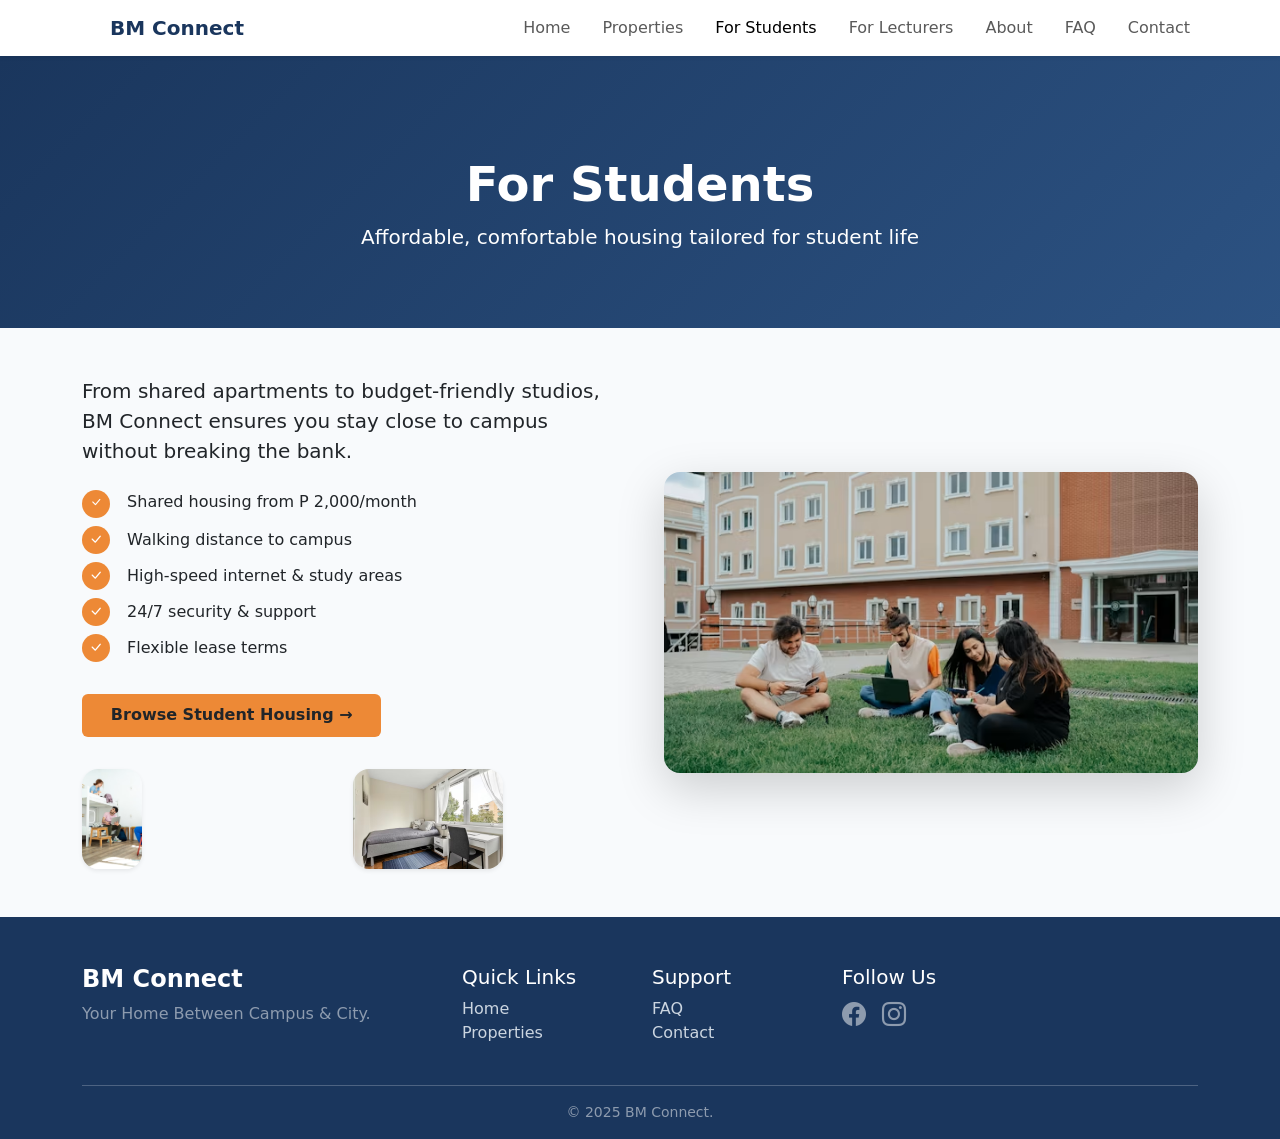
<file: student.html>
<!DOCTYPE html>
<html lang="en">
<head>
    <meta charset="UTF-8">
    <meta name="viewport" content="width=device-width, initial-scale=1.0">
    <title>For Students - BM Connect</title>
    <link href="https://cdn.jsdelivr.net/npm/bootstrap@5.3.0-alpha1/dist/css/bootstrap.min.css" rel="stylesheet">
    <link rel="stylesheet" href="https://cdn.jsdelivr.net/npm/bootstrap-icons@1.11.3/font/bootstrap-icons.min.css">
    <link rel="stylesheet" href="style.css">
</head>
<body>

    <nav class="navbar navbar-expand-lg bg-white shadow-sm fixed-top py-2">
        <div class="container">
            <a class="navbar-brand fw-bold d-flex align-items-center" href="index.html">
                <div class="logo-icon me-2"><i class="bi bi-building-fill text-white"></i></div>
                <span style="color: #1a365d;">BM Connect</span>
            </a>
            <button class="navbar-toggler" type="button" data-bs-toggle="collapse" data-bs-target="#bmNavbar">
                <span class="navbar-toggler-icon"></span>
            </button>
            <div class="collapse navbar-collapse" id="bmNavbar">
                <ul class="navbar-nav ms-auto mb-2 mb-lg-0 gap-lg-3">
                    <li class="nav-item"><a class="nav-link" href="index.html">Home</a></li>
                    <li class="nav-item"><a class="nav-link" href="properties.html">Properties</a></li>
                    <li class="nav-item"><a class="nav-link active" href="student.html">For Students</a></li>
                    <li class="nav-item"><a class="nav-link" href="lecturer.html">For Lecturers</a></li>
                    <li class="nav-item"><a class="nav-link" href="about.html">About</a></li>
                    <li class="nav-item"><a class="nav-link" href="faq.html">FAQ</a></li>
                    <li class="nav-item"><a class="nav-link" href="contact.html">Contact</a></li>
                </ul>
            </div>
        </div>
    </nav>

    <div class="page-header">
        <div class="container"><h1>For Students</h1><p class="lead">Affordable, comfortable housing tailored for student life</p></div>
    </div>

    <section class="py-5">
        <div class="container">
            <div class="row align-items-center g-5">
                <div class="col-lg-6">
                    <p class="lead">From shared apartments to budget-friendly studios, BM Connect ensures you stay close to campus without breaking the bank.</p>
                    <ul class="list-unstyled mt-4">
                        <li class="mb-2"><span class="feature-icon"><i class="bi bi-check-lg small"></i></span> Shared housing from P 2,000/month</li>
                        <li class="mb-2"><span class="feature-icon"><i class="bi bi-check-lg"></i></span> Walking distance to campus</li>
                        <li class="mb-2"><span class="feature-icon"><i class="bi bi-check-lg"></i></span> High-speed internet & study areas</li>
                        <li class="mb-2"><span class="feature-icon"><i class="bi bi-check-lg"></i></span> 24/7 security & support</li>
                        <li class="mb-2"><span class="feature-icon"><i class="bi bi-check-lg"></i></span> Flexible lease terms</li>
                    </ul>
                    <a href="properties.html" class="btn btn-bm mt-3">Browse Student Housing →</a>
                    <div class="row g-2 mt-4 mini-gallery">
                        <div class="col-6"><img src="images/student-gallery-1.jpg" class="img-fluid rounded-4 shadow-sm" alt="Student residence"></div>
                        <div class="col-6"><img src="images/student-gallery-2.jpg" class="img-fluid rounded-4 shadow-sm" alt="Budget friendly room"></div>
                    </div>
                </div>
                <div class="col-lg-6">
                    <img src="images/students-main.jpg" class="img-fluid rounded-4 shadow-lg" alt="Student housing community">
                </div>
            </div>
        </div>
    </section>

    <footer class="pt-5 pb-3">
        <div class="container">
            <div class="row gy-4">
                <div class="col-md-4"><h4 class="fw-bold text-white">BM Connect</h4><p class="text-white-50">Your Home Between Campus & City.</p></div>
                <div class="col-md-2"><h5 class="text-white">Quick Links</h5><ul class="list-unstyled"><li><a href="index.html" class="footer-link">Home</a></li><li><a href="properties.html" class="footer-link">Properties</a></li></ul></div>
                <div class="col-md-2"><h5 class="text-white">Support</h5><ul class="list-unstyled"><li><a href="faq.html" class="footer-link">FAQ</a></li><li><a href="contact.html" class="footer-link">Contact</a></li></ul></div>
                <div class="col-md-4"><h5 class="text-white">Follow Us</h5><div class="d-flex gap-3 fs-4"><i class="bi bi-facebook text-white-50"></i><i class="bi bi-instagram text-white-50"></i></div></div>
            </div>
            <hr class="mt-4 opacity-25"><div class="text-center text-white-50 small">© 2025 BM Connect.</div>
        </div>
    </footer>

    <script src="https://cdn.jsdelivr.net/npm/bootstrap@5.3.0-alpha1/dist/js/bootstrap.bundle.min.js"></script>
</body>
</html>
</file>
<file: style.css>
/* style.css */
/* CSS3 Custom Properties & additional styling Bootstrap */
:root {
    --primary-dark: #1a365d;
    --primary-soft: #2c5282;
    --accent-orange: #ed8936;
    --accent-hover: #dd6b20;
    --text-muted-custom: #4a5568;
    --shadow-custom: 0 20px 25px -5px rgba(0, 0, 0, 0.1), 0 10px 10px -5px rgba(0, 0, 0, 0.02);
    --transition-smooth: all 0.3s cubic-bezier(0.25, 0.46, 0.45, 0.94);
}

body {
    font-family: 'Segoe UI', system-ui, 'Helvetica Neue', sans-serif;
    scroll-behavior: smooth;
    background-color: #f8fafc;
}

/* Navbar logo image */
.navbar-logo {
    height: 42px;
    width: 42px;
    object-fit: contain;
    border-radius: 50%;
    transition: var(--transition-smooth);
}

.navbar-logo:hover {
    transform: scale(1.08);
    box-shadow: 0 0 0 3px rgba(237, 137, 54, 0.45);
}

/* Hero with Background Image CSS3 */
.hero-section {
    position: relative;
    background: linear-gradient(135deg, rgba(26,54,93,0.85), rgba(44,82,114,0.85)), url('images/hero-bg.jpg');
    background-size: cover;
    background-position: center 30%;
    padding: 6rem 0;
    margin-top: 56px;
    color: white;
}

.hero-section::before {
    content: '';
    position: absolute;
    inset: 0;
    background: radial-gradient(circle at 20% 40%, rgba(0,0,0,0.2) 0%, rgba(0,0,0,0.4) 100%);
    pointer-events: none;
}

.hero-title {
    font-size: 3.5rem;
    font-weight: 800;
    text-shadow: 2px 2px 12px rgba(0,0,0,0.3);
    animation: fadeInUp 0.7s ease-out;
}

.hero-tagline {
    font-size: 1.5rem;
    font-style: italic;
    font-weight: 500;
    animation: fadeInUp 0.7s 0.1s both;
}

.search-card {
    background: rgba(255,255,255,0.96);
    border-radius: 20px;
    backdrop-filter: blur(2px);
    box-shadow: var(--shadow-custom);
    animation: fadeInUp 0.7s 0.2s both;
}

@keyframes fadeInUp {
    from {
        opacity: 0;
        transform: translateY(30px);
    }
    to {
        opacity: 1;
        transform: translateY(0);
    }
}

/* Property card customization */
.property-card {
    border: none;
    border-radius: 1.25rem;
    overflow: hidden;
    transition: var(--transition-smooth);
    box-shadow: 0 10px 15px -3px rgba(0,0,0,0.05);
}

.property-card:hover {
    transform: translateY(-10px);
    box-shadow: 0 25px 30px -12px rgba(0,0,0,0.2);
}

.property-img {
    height: 220px;
    object-fit: cover;
    transition: transform 0.5s ease;
}

.property-card:hover .property-img {
    transform: scale(1.05);
}

.badge-student {
    background-color: #38a169;
}

.badge-lecturer {
    background-color: var(--primary-dark);
}

.price-tag {
    font-size: 1.6rem;
    font-weight: 800;
    color: var(--primary-dark);
}

/* Audience sections with image grids */
.audience-card {
    border-radius: 1.5rem;
    overflow: hidden;
    transition: all 0.3s;
    background: white;
}

.audience-img-main {
    height: 320px;
    object-fit: cover;
    width: 100%;
}

.mini-gallery img {
    height: 100px;
    object-fit: cover;
    border-radius: 1rem;
    transition: 0.2s;
    cursor: pointer;
}

.mini-gallery img:hover {
    transform: scale(1.02);
    box-shadow: 0 8px 20px rgba(0,0,0,0.1);
}

.feature-icon {
    background: var(--accent-orange);
    width: 28px;
    height: 28px;
    display: inline-flex;
    align-items: center;
    justify-content: center;
    border-radius: 50%;
    color: white;
    font-size: 0.85rem;
    margin-right: 12px;
}

/* About stats */
.stat-circle {
    background: #eef2ff;
    border-radius: 1rem;
    padding: 1.2rem;
    text-align: center;
}

.stat-number {
    font-size: 2.2rem;
    font-weight: 800;
    color: var(--primary-dark);
}

/* Review cards */
.review-card-custom {
    background: white;
    border-radius: 1.2rem;
    padding: 1.8rem;
    box-shadow: 0 8px 20px rgba(0,0,0,0.05);
    transition: 0.2s;
    height: 100%;
}

.review-card-custom:hover {
    transform: translateY(-5px);
}

.star-rating {
    color: #fbbf24;
    letter-spacing: 2px;
}

/* FAQ Accordion custom */
.faq-accordion .accordion-button:not(.collapsed) {
    background-color: var(--primary-dark);
    color: white;
}

.faq-accordion .accordion-button:focus {
    box-shadow: none;
    border-color: var(--accent-orange);
}

/* Contact & Map */
.contact-icon {
    width: 48px;
    height: 48px;
    background: var(--primary-dark);
    border-radius: 50%;
    display: inline-flex;
    align-items: center;
    justify-content: center;
    color: white;
    font-size: 1.3rem;
}

.map-placeholder {
    background: #e2e8f0;
    border-radius: 1rem;
    height: 200px;
    background-image: url('images/map-location.jpg');
    background-size: cover;
    background-position: center;
}

footer {
    background: var(--primary-dark);
    color: #e2e8f0;
}

.footer-link {
    color: #cbd5e0;
    text-decoration: none;
    transition: 0.2s;
}

.footer-link:hover {
    color: var(--accent-orange);
    padding-left: 5px;
}

.btn-bm {
    background: var(--accent-orange);
    border: none;
    padding: 0.6rem 1.8rem;
    font-weight: 600;
    transition: 0.2s;
}

.btn-bm:hover {
    background: var(--accent-hover);
    transform: translateY(-2px);
    box-shadow: 0 8px 20px rgba(237,137,54,0.3);
}

.btn-outline-bm {
    border: 2px solid var(--accent-orange);
    color: var(--accent-orange);
    background: transparent;
}

.btn-outline-bm:hover {
    background: var(--accent-orange);
    color: white;
}

.page-header {
    background: linear-gradient(135deg, var(--primary-dark), var(--primary-soft));
    color: white;
    padding: 100px 0 60px;
    margin-top: 56px;
    text-align: center;
}

.page-header h1 {
    font-size: 3rem;
    font-weight: 800;
}

@media (max-width: 768px) {
    .hero-title {
        font-size: 2.2rem;
    }
    .hero-tagline {
        font-size: 1.2rem;
    }
    .page-header h1 {
        font-size: 2rem;
    }
}
</file>
